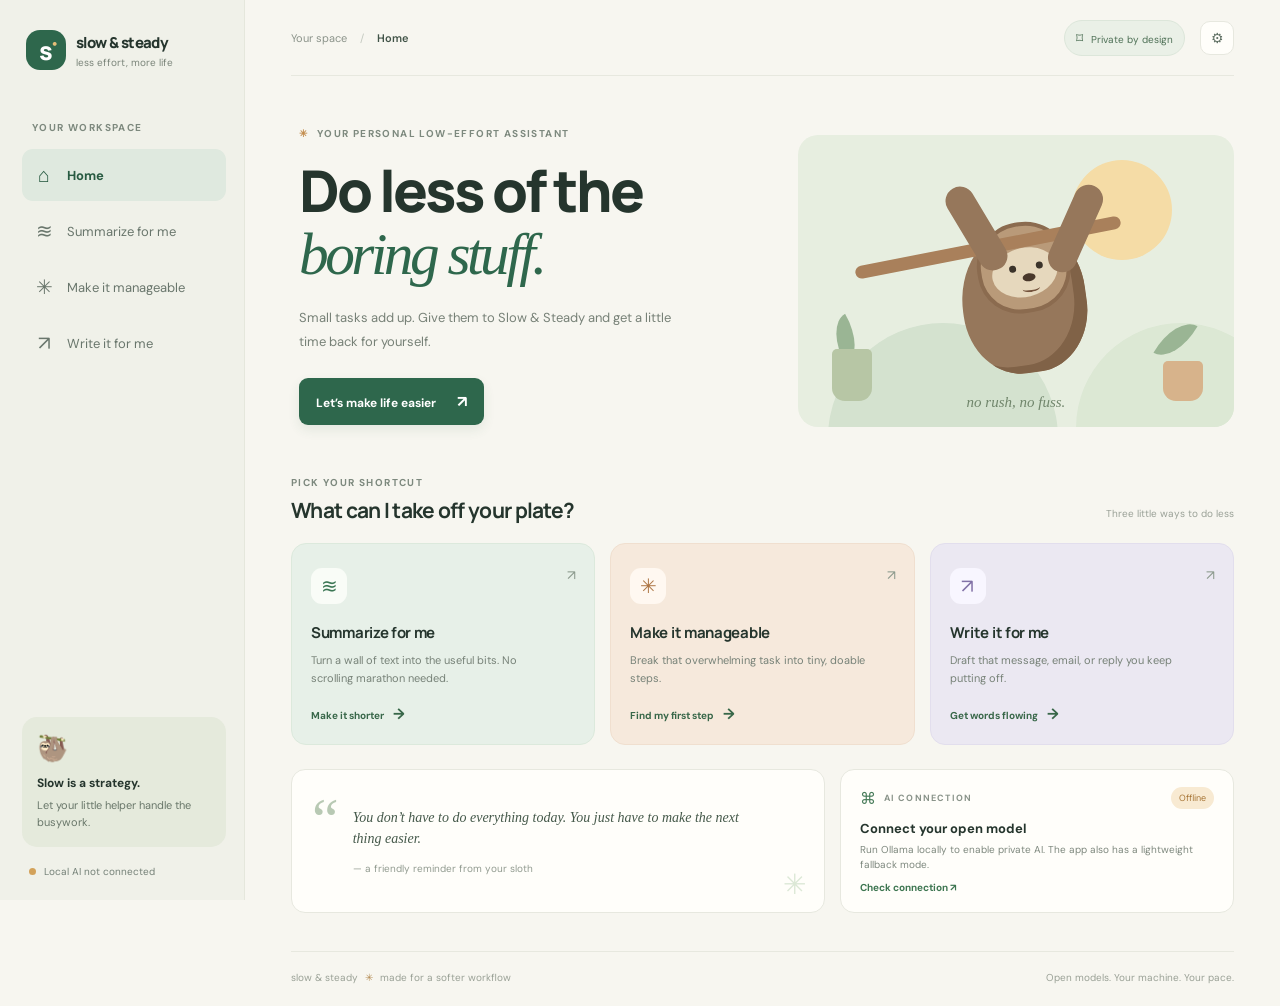
<file: index.html>
<!DOCTYPE html>
<html lang="en">
<head>
  <meta charset="UTF-8" />
  <meta name="viewport" content="width=device-width, initial-scale=1.0" />
  <meta name="theme-color" content="#f4f1e8" />
  <title>Slow & Steady — Your little AI helper</title>
  <link rel="preconnect" href="https://fonts.googleapis.com">
  <link href="https://fonts.googleapis.com/css2?family=DM+Sans:wght@400;500;600;700&family=Manrope:wght@400;500;600;700;800&display=swap" rel="stylesheet">
  <link rel="stylesheet" href="style.css" />
</head>
<body>
  <div class="app-shell">
    <aside class="sidebar">
      <a class="brand" href="#" aria-label="Slow and Steady home">
        <span class="brand-mark">s<span>•</span></span>
        <span><strong>slow & steady</strong><small>less effort, more life</small></span>
      </a>
      <div class="side-label">YOUR WORKSPACE</div>
      <button class="nav-item active" data-view="home"><span>⌂</span> Home</button>
      <button class="nav-item" data-view="summarize"><span>≋</span> Summarize for me</button>
      <button class="nav-item" data-view="plan"><span>✳</span> Make it manageable</button>
      <button class="nav-item" data-view="write"><span>↗</span> Write it for me</button>
      <div class="sidebar-bottom">
        <div class="sloth-card"><div class="sloth-emoji">🦥</div><strong>Slow is a strategy.</strong><p>Let your little helper handle the busywork.</p></div>
        <div class="local-status"><span class="status-dot"></span><span id="sidebarStatus">Checking local AI…</span></div>
      </div>
    </aside>

    <main class="main">
      <header class="topbar">
        <div class="breadcrumb">Your space <span>/</span> <b id="crumb">Home</b></div>
        <div class="top-actions"><span class="privacy-pill"><span>⌑</span> Private by design</span><button id="settingsBtn" class="icon-button" title="Settings" aria-label="Settings">⚙</button></div>
      </header>

      <section id="homeView" class="view active">
        <div class="hero">
          <div class="hero-copy">
            <div class="eyebrow"><span class="sparkle">✳</span> YOUR PERSONAL LOW-EFFORT ASSISTANT</div>
            <h1>Do less of the<br><em>boring stuff.</em></h1>
            <p>Small tasks add up. Give them to Slow & Steady and get a little time back for yourself.</p>
            <button class="primary-button" data-go="summarize">Let’s make life easier <span>↗</span></button>
          </div>
          <div class="hero-art" aria-label="Illustration of a relaxed sloth">
            <div class="sun"></div><div class="leaf leaf-one"></div><div class="leaf leaf-two"></div>
            <div class="plant pot-left"></div><div class="plant pot-right"></div>
            <div class="sloth-illustration"><div class="branch"></div><div class="arm arm-left"></div><div class="arm arm-right"></div><div class="sloth-body"></div><div class="sloth-face"><div class="eye eye-left"></div><div class="eye eye-right"></div><div class="mask"></div><div class="nose"></div><div class="smile"></div></div></div>
            <div class="art-caption">no rush, no fuss.</div>
          </div>
        </div>

        <div class="section-heading"><div><span class="eyebrow">PICK YOUR SHORTCUT</span><h2>What can I take off your plate?</h2></div><span class="tiny-note">Three little ways to do less</span></div>
        <div class="tool-grid">
          <button class="tool-card card-mint" data-go="summarize"><span class="tool-icon">≋</span><span class="card-arrow">↗</span><h3>Summarize for me</h3><p>Turn a wall of text into the useful bits. No scrolling marathon needed.</p><span class="card-link">Make it shorter <b>→</b></span></button>
          <button class="tool-card card-peach" data-go="plan"><span class="tool-icon">✳</span><span class="card-arrow">↗</span><h3>Make it manageable</h3><p>Break that overwhelming task into tiny, doable steps.</p><span class="card-link">Find my first step <b>→</b></span></button>
          <button class="tool-card card-lilac" data-go="write"><span class="tool-icon">↗</span><span class="card-arrow">↗</span><h3>Write it for me</h3><p>Draft that message, email, or reply you keep putting off.</p><span class="card-link">Get words flowing <b>→</b></span></button>
        </div>

        <div class="bottom-row">
          <div class="quote-card"><span class="quote-mark">“</span><div><p>You don’t have to do everything today. You just have to make the next thing easier.</p><small>— a friendly reminder from your sloth</small></div><span class="quote-leaf">✳</span></div>
          <div class="connection-card"><div class="connection-top"><span class="connection-icon">⌘</span><span class="connection-label">AI CONNECTION</span><span id="statusBadge" class="badge">Checking…</span></div><h3 id="connectionTitle">Checking your local model</h3><p id="connectionText">Slow & Steady can use Ollama and an open-weight model on your own computer.</p><button id="retryBtn" class="text-button">Check connection ↗</button></div>
        </div>
      </section>

      <section id="summarizeView" class="view work-view">
        <button class="back-link" data-go="home">← Back home</button>
        <div class="work-heading"><span class="eyebrow">SHORTCUT 01 · SUMMARIZE</span><h1>Give me the <em>gist.</em></h1><p>Paste the long thing. Get the useful thing. Your eyes deserve a break.</p></div>
        <div class="workspace-card">
          <label for="summaryInput">WHAT SHOULD I SUMMARIZE?</label>
          <textarea id="summaryInput" placeholder="Paste an article, class notes, a long message, meeting notes…"></textarea>
          <div class="workspace-footer"><span><span class="privacy-mini">⌑</span> Text stays on your device when using local AI</span><button id="summarizeBtn" class="primary-button">Summarize it <span>✳</span></button></div>
        </div>
        <div id="summaryResult" class="result-card hidden"><div class="result-title"><span>✳</span><div><b>Your short version</b><small>Less reading, more breathing.</small></div><button class="copy-button" data-copy="summaryOutput">Copy</button></div><div id="summaryOutput" class="result-content"></div></div>
      </section>

      <section id="planView" class="view work-view">
        <button class="back-link" data-go="home">← Back home</button>
        <div class="work-heading"><span class="eyebrow">SHORTCUT 02 · BREAK IT DOWN</span><h1>One tiny step <em>at a time.</em></h1><p>Tell me what you’ve been putting off. We’ll make it feel less huge.</p></div>
        <div class="workspace-card">
          <label for="planInput">WHAT'S THE TASK?</label>
          <textarea id="planInput" class="short-textarea" placeholder="e.g. Prepare a presentation, clean up my downloads folder, study for a test…"></textarea>
          <div class="option-row"><label for="energySelect">MY ENERGY LEVEL</label><select id="energySelect"><option value="low">Low — please keep it easy</option><option value="medium">Medium — I can focus a little</option><option value="high">High — let's make progress</option></select></div>
          <div class="workspace-footer"><span>We’ll start with the smallest useful action.</span><button id="planBtn" class="primary-button">Make a gentle plan <span>✳</span></button></div>
        </div>
        <div id="planResult" class="result-card hidden"><div class="result-title"><span>✳</span><div><b>Your gentle plan</b><small>Small steps still count.</small></div><button class="copy-button" data-copy="planOutput">Copy</button></div><div id="planOutput" class="result-content checklist-output"></div></div>
      </section>

      <section id="writeView" class="view work-view">
        <button class="back-link" data-go="home">← Back home</button>
        <div class="work-heading"><span class="eyebrow">SHORTCUT 03 · FIND THE WORDS</span><h1>Let me <em>word that.</em></h1><p>Get a first draft without staring at a blinking cursor.</p></div>
        <div class="workspace-card">
          <label for="writeInput">WHAT DO YOU NEED TO SAY?</label>
          <textarea id="writeInput" placeholder="Tell me who it's for and what you want to communicate…"></textarea>
          <div class="option-row"><label for="toneSelect">THE VIBE</label><select id="toneSelect"><option value="friendly and natural">Friendly & natural</option><option value="professional and concise">Professional & concise</option><option value="warm and thoughtful">Warm & thoughtful</option><option value="casual and direct">Casual & direct</option></select></div>
          <div class="workspace-footer"><span>It's a draft, so make it yours.</span><button id="writeBtn" class="primary-button">Draft it for me <span>↗</span></button></div>
        </div>
        <div id="writeResult" class="result-card hidden"><div class="result-title"><span>✳</span><div><b>Your first draft</b><small>Edit freely before you send.</small></div><button class="copy-button" data-copy="writeOutput">Copy</button></div><div id="writeOutput" class="result-content"></div></div>
      </section>

      <div id="settingsModal" class="modal hidden" role="dialog" aria-modal="true" aria-labelledby="settingsTitle">
        <div class="modal-panel"><button id="closeSettings" class="modal-close" aria-label="Close settings">×</button><span class="eyebrow">A LITTLE TWEAKING</span><h2 id="settingsTitle">Your local AI settings</h2><p>Connect to Ollama running on your computer. No API key needed.</p><label for="ollamaUrl">OLLAMA ADDRESS</label><input id="ollamaUrl" value="http://localhost:11434" />
          <label for="modelName">MODEL NAME</label><input id="modelName" value="qwen2.5:3b" />
          <div class="modal-note"><b>Need the model?</b><code>ollama pull qwen2.5:3b</code><br><small>Then run <code>ollama serve</code> if Ollama isn't already running.</small></div>
          <button id="saveSettings" class="primary-button full-button">Save & test connection <span>↗</span></button>
          <p class="fine-print">Your settings are saved in this browser only. This demo sends prompts to your local Ollama service.</p>
        </div>
      </div>
      <div id="toast" class="toast" role="status"></div>
      <footer class="footer"><span>slow & steady <span class="footer-dot">✳</span> made for a softer workflow</span><span>Open models. Your machine. Your pace.</span></footer>
    </main>
  </div>
  <script src="script.js"></script>
</body>
</html>
</file>
<file: style.css>
@import url('https://fonts.googleapis.com/css2?family=DM+Sans:wght@400;500;600;700&family=Manrope:wght@400;500;600;700;800&display=swap');
:root{--ink:#25352d;--muted:#758078;--cream:#f7f6f0;--green:#2e674c;--mint:#e4f0e7;--line:#e7e8df;--white:#fffefa;--serif:Georgia,'Times New Roman',serif}
*{box-sizing:border-box}body{margin:0;background:var(--cream);color:var(--ink);font-family:'DM Sans',sans-serif;font-size:14px}button,input,textarea,select{font:inherit}button{cursor:pointer}.app-shell{min-height:100vh;display:flex}.sidebar{width:245px;flex-shrink:0;padding:30px 18px 22px 22px;background:#f0f1e9;border-right:1px solid #e5e7dc;display:flex;flex-direction:column;position:fixed;inset:0 auto 0 0;z-index:3}.brand{display:flex;align-items:center;gap:10px;text-decoration:none;color:var(--ink);margin:0 0 51px 4px}.brand-mark{width:40px;height:40px;background:var(--green);border-radius:14px;color:white;display:grid;place-items:center;font:800 25px Manrope;position:relative}.brand-mark span{color:#e6bd78;font-size:13px;position:absolute;right:7px;top:4px}.brand strong{display:block;font:800 15px Manrope;letter-spacing:-.6px}.brand small{display:block;font-size:10px;color:#7b857a;margin-top:3px}.side-label,.eyebrow{font-size:10px;font-weight:700;letter-spacing:1.4px;color:#7d897e}.side-label{margin:0 0 13px 10px}.nav-item{border:0;background:transparent;text-align:left;padding:13px 12px;border-radius:11px;color:#69766c;display:flex;align-items:center;gap:13px;margin:2px 0;font-size:13px}.nav-item span{font-size:20px;width:20px;text-align:center}.nav-item:hover,.nav-item.active{background:#dfe9df;color:#285b42;font-weight:700}.sidebar-bottom{margin-top:auto}.sloth-card{background:#e5eadc;border-radius:15px;padding:15px;margin-bottom:18px}.sloth-emoji{font-size:25px;margin-bottom:8px}.sloth-card strong{font-size:12px}.sloth-card p{font-size:11px;line-height:1.6;color:#69776a;margin:6px 0 0}.local-status{display:flex;gap:8px;align-items:center;font-size:10px;color:#748077;padding:0 7px}.status-dot{width:7px;height:7px;background:#d3a25a;border-radius:50%}.status-dot.online{background:#4d9a69}.main{margin-left:245px;width:calc(100% - 245px);padding:0 46px;max-width:1600px}.topbar{height:76px;display:flex;align-items:center;justify-content:space-between;border-bottom:1px solid var(--line)}.breadcrumb{color:#8b938a;font-size:11px}.breadcrumb span{padding:0 10px;color:#c4c9c0}.breadcrumb b{color:#425448;font-weight:600}.top-actions{display:flex;align-items:center;gap:15px}.privacy-pill{background:#eaf0e7;border:1px solid #dce6da;color:#4e7056;padding:8px 11px;border-radius:20px;font-size:10px}.privacy-pill span{font-size:14px;margin-right:5px}.icon-button{border:1px solid var(--line);border-radius:10px;background:#fffefa;color:#607064;width:34px;height:34px}.view{display:none}.view.active{display:block}.hero{display:grid;grid-template-columns:1.05fr .95fr;gap:25px;padding:51px 0 41px;align-items:center}.hero-copy{padding:0 0 10px 8px}.eyebrow{display:block}.sparkle{color:#c38d4e;margin-right:5px}.hero h1,.work-heading h1{font:800 clamp(42px,4.5vw,62px)/1.05 Manrope,sans-serif;letter-spacing:-3px;margin:20px 0 17px}.hero h1 em,.work-heading h1 em{font:italic 500 1.03em var(--serif);color:var(--green);letter-spacing:-3.5px}.hero-copy>p,.work-heading>p{color:#778177;max-width:390px;line-height:1.8;font-size:13px;margin-bottom:25px}.primary-button{border:0;background:var(--green);color:white;padding:13px 17px;border-radius:9px;font-weight:700;font-size:12px;box-shadow:0 5px 12px #2e674c19;transition:transform .2s,background .2s}.primary-button:hover{background:#24543c;transform:translateY(-1px)}.primary-button span{margin-left:18px;font-size:16px}.hero-art{height:292px;border-radius:20px;background:#e7eee0;position:relative;overflow:hidden}.sun{position:absolute;width:100px;height:100px;border-radius:50%;background:#f5dca6;right:62px;top:25px}.hero-art:before{content:"";position:absolute;width:230px;height:230px;background:#d4e2cf;border-radius:50%;left:30px;bottom:-126px}.hero-art:after{content:"";position:absolute;width:210px;height:210px;background:#dce8d4;border-radius:50%;right:-52px;bottom:-106px}.branch{position:absolute;width:270px;height:13px;background:#a9805b;transform:rotate(-11deg);top:106px;left:55px;border-radius:20px;z-index:2}.sloth-illustration{position:absolute;inset:0;z-index:3}.sloth-body{position:absolute;width:124px;height:147px;background:#96775b;border-radius:54% 48% 45% 45%;left:calc(50% - 54px);top:91px;transform:rotate(-8deg);box-shadow:inset -12px -8px #806247}.sloth-face{position:absolute;width:93px;height:91px;background:#b99a79;border-radius:48% 48% 46% 46%;left:calc(50% - 39px);top:87px;transform:rotate(-9deg);border:4px solid #8b6b4f}.mask{position:absolute;width:66px;height:49px;background:#e6d8bd;border-radius:50%;left:10px;top:22px;transform:rotate(-5deg)}.eye{position:absolute;width:7px;height:7px;border-radius:50%;background:#3b332a;z-index:2;top:38px}.eye-left{left:28px}.eye-right{left:55px}.nose{position:absolute;z-index:3;top:48px;left:40px;width:13px;height:8px;border-radius:50%;background:#49382b}.smile{position:absolute;width:18px;height:8px;border-bottom:2px solid #74533c;border-radius:50%;top:59px;left:38px;z-index:3}.arm{position:absolute;width:29px;height:93px;background:#96775b;border-radius:22px;z-index:4;top:47px}.arm-left{left:calc(50% - 54px);transform:rotate(-31deg)}.arm-right{left:calc(50% + 45px);transform:rotate(24deg)}.plant{position:absolute;bottom:26px;width:40px;height:52px;background:#b7c6a5;border-radius:5px 5px 13px 13px;z-index:4}.pot-left{left:34px}.pot-right{right:31px;height:40px;background:#d7b38b}.leaf{position:absolute;width:25px;height:45px;background:#9ab594;border-radius:100% 0 100% 0;z-index:2}.leaf-one{left:35px;bottom:65px;transform:rotate(-30deg)}.leaf-two{right:46px;bottom:65px;transform:rotate(30deg)}.art-caption{position:absolute;z-index:5;bottom:16px;left:0;right:0;text-align:center;font:italic 15px var(--serif);color:#71866c}.section-heading{display:flex;justify-content:space-between;align-items:end;margin-bottom:19px}.section-heading h2{font:700 21px Manrope;letter-spacing:-.7px;margin:7px 0 0}.tiny-note{font-size:10px;color:#9aa197;padding-bottom:4px}.tool-grid{display:grid;grid-template-columns:repeat(3,1fr);gap:15px}.tool-card{position:relative;text-align:left;border:1px solid transparent;border-radius:15px;padding:20px 19px 17px;min-height:202px;color:var(--ink);transition:transform .2s,box-shadow .2s}.tool-card:hover{transform:translateY(-3px);box-shadow:0 10px 22px #25352d0c}.card-mint{background:#e7f0e8;border-color:#dce9dc}.card-peach{background:#f6e9dc;border-color:#f0dfcf}.card-lilac{background:#ebe8f2;border-color:#e2deed}.tool-icon{width:36px;height:36px;border-radius:11px;background:#f9fcf7;display:grid;place-items:center;font-size:20px;color:#3b7654}.card-peach .tool-icon{color:#ad7544;background:#fff8f1}.card-lilac .tool-icon{color:#8171a6;background:#f8f6ff}.card-arrow{position:absolute;right:18px;top:22px;color:#8b998c}.tool-card h3{font:700 15px Manrope;margin:18px 0 8px;letter-spacing:-.3px}.tool-card p{font-size:11px;line-height:1.65;color:#778278;margin:0;max-width:250px}.card-link{display:block;font-size:10px;font-weight:700;margin-top:17px;color:#386749}.card-link b{font-size:15px;margin-left:7px}.bottom-row{display:grid;grid-template-columns:1.15fr .85fr;gap:15px;margin-top:24px;margin-bottom:38px}.quote-card,.connection-card{border:1px solid var(--line);background:#fffefa;border-radius:14px;min-height:118px;padding:19px 20px;display:flex;align-items:center;gap:14px;position:relative;overflow:hidden}.quote-mark{font:60px Georgia;color:#b8c9b3;align-self:flex-start;line-height:1}.quote-card p{font:italic 14px/1.55 var(--serif);margin:0 0 8px;color:#45594a;max-width:400px}.quote-card small{font-size:10px;color:#929b90}.quote-leaf{position:absolute;right:18px;bottom:9px;font-size:28px;color:#dce8d6}.connection-card{display:block;padding:17px 19px}.connection-top{display:flex;align-items:center;gap:8px}.connection-icon{color:#477b59;font-size:16px}.connection-label{font-size:9px;letter-spacing:1.2px;font-weight:700;color:#899389}.badge{margin-left:auto;font-size:9px;border-radius:20px;background:#f8ead2;color:#a77535;padding:5px 8px}.badge.online{background:#e2f1e5;color:#3c8050}.connection-card h3{font-size:13px;margin:11px 0 5px}.connection-card p{font-size:10px;line-height:1.5;color:#7e887e;margin:0}.text-button{border:0;background:transparent;padding:9px 0 0;color:#3e7651;font-size:10px;font-weight:700}.footer{border-top:1px solid var(--line);padding:19px 0 22px;display:flex;justify-content:space-between;color:#9aa196;font-size:10px}.footer-dot{color:#b58d55;margin:0 4px}.work-view{max-width:850px;margin:0 auto;padding:34px 0 55px}.back-link{border:0;background:transparent;color:#758276;font-size:11px;padding:0;margin-bottom:28px}.work-heading h1{font-size:48px;margin:14px 0 11px}.work-heading>p{margin:0 0 24px;max-width:600px}.workspace-card,.result-card{background:#fffefa;border:1px solid var(--line);border-radius:16px;padding:23px;margin-bottom:17px}.workspace-card>label,.modal-panel>label,.option-row label{display:block;color:#7e897e;font-size:9px;font-weight:700;letter-spacing:1.15px;margin-bottom:11px}.workspace-card textarea{display:block;width:100%;min-height:175px;resize:vertical;border:1px solid #e6e8df;border-radius:10px;padding:15px;color:var(--ink);background:#fbfbf7;outline:none;line-height:1.7;font-size:12px}.workspace-card textarea:focus,.modal-panel input:focus{border-color:#98b89e;box-shadow:0 0 0 3px #e7f1e7}.workspace-card textarea::placeholder{color:#a3aaa1}.workspace-card .short-textarea{min-height:105px}.workspace-footer{display:flex;align-items:center;justify-content:space-between;gap:15px;margin-top:17px;color:#929a91;font-size:10px}.privacy-mini{font-size:14px;margin-right:5px;color:#598165}.option-row{display:flex;align-items:center;justify-content:space-between;margin-top:17px;gap:15px}.option-row label{margin:0}.option-row select{border:1px solid #e3e6dc;background:#fbfbf7;border-radius:8px;padding:9px 12px;color:#58675b;font-size:11px;max-width:270px}.result-card{animation:rise .3s ease}.hidden{display:none!important}.result-title{display:flex;align-items:center;gap:11px;padding-bottom:16px;border-bottom:1px solid #edf0e8}.result-title>span{width:34px;height:34px;border-radius:10px;background:#e6f0e6;color:#447a53;display:grid;place-items:center;font-size:18px}.result-title b{display:block;font:700 13px Manrope}.result-title small{display:block;color:#929b91;font-size:10px;margin-top:4px}.copy-button{margin-left:auto;background:#f1f4ed;border:1px solid #e4e9df;border-radius:8px;padding:8px 12px;color:#52725a;font-size:10px;font-weight:700}.result-content{padding:17px 2px 2px;color:#536257;font-size:12px;line-height:1.85;white-space:pre-wrap;overflow-wrap:anywhere}.checklist-output .task-line{display:flex;gap:10px;align-items:flex-start;padding:9px 0;border-bottom:1px solid #f0f1eb}.task-line:last-child{border:0}.task-line input{margin-top:4px;accent-color:#39704d}.task-line:has(input:checked) span{text-decoration:line-through;color:#9ca59a}.modal{position:fixed;inset:0;background:#24352d6b;display:grid;place-items:center;padding:20px;z-index:10}.modal-panel{width:min(100%,430px);background:#fffefa;border-radius:18px;padding:28px;position:relative;box-shadow:0 20px 70px #1a2b1e33}.modal-close{position:absolute;right:17px;top:14px;border:0;background:transparent;font-size:25px;color:#718075}.modal-panel h2{font:800 24px Manrope;letter-spacing:-1px;margin:12px 0}.modal-panel>p{color:#788479;font-size:12px;line-height:1.7}.modal-panel>label{margin:19px 0 8px}.modal-panel input{width:100%;padding:11px;border:1px solid #e1e5da;border-radius:8px;background:#fbfbf7;outline:none;color:#45574a;font-size:12px}.modal-note{background:#edf3e9;border-radius:10px;padding:13px;margin:18px 0;color:#657763;font-size:11px;line-height:1.9}.modal-note code{display:inline-block;background:#fffefa;padding:3px 6px;border-radius:4px;color:#315c3e;font-size:10px}.full-button{width:100%}.fine-print{font-size:10px!important;color:#9ba298!important;margin-bottom:0}.toast{position:fixed;bottom:25px;right:25px;z-index:20;background:#263d2f;color:#fff;padding:12px 17px;border-radius:10px;box-shadow:0 8px 24px #17291e25;font-size:12px;opacity:0;transform:translateY(10px);pointer-events:none;transition:.25s}.toast.show{opacity:1;transform:translateY(0)}@keyframes rise{from{opacity:0;transform:translateY(8px)}to{opacity:1;transform:translateY(0)}}@media(max-width:1100px){.main{padding:0 28px}.sidebar{width:220px}.main{margin-left:220px;width:calc(100% - 220px)}.hero{grid-template-columns:1fr 1fr}.hero h1{font-size:48px}.tool-card{padding:17px}.tool-card h3{font-size:13px}}@media(max-width:800px){.sidebar{width:67px;padding:20px 9px}.brand{margin:0 auto 38px}.brand>span:last-child,.side-label,.nav-item:not(.active),.nav-item.active{font-size:0}.brand-mark{width:42px;height:42px}.nav-item{justify-content:center;padding:13px 0}.nav-item span{font-size:20px}.sloth-card,.local-status{display:none}.main{margin-left:67px;width:calc(100% - 67px);padding:0 20px}.hero{grid-template-columns:1fr;padding-top:35px}.hero-art{height:260px;grid-row:1}.hero-copy{padding:0}.hero h1{font-size:50px;margin-top:14px}.tool-grid{grid-template-columns:1fr}.tool-card{min-height:170px}.bottom-row{grid-template-columns:1fr}.section-heading{align-items:start;gap:10px;flex-direction:column}.tiny-note{display:none}.topbar{height:64px}.privacy-pill{display:none}.footer{gap:15px;line-height:1.6}.work-heading h1{font-size:39px}.workspace-card{padding:16px}.workspace-footer{align-items:flex-start;flex-direction:column}.workspace-footer .primary-button{width:100%}.option-row{align-items:flex-start;flex-direction:column}.option-row select{max-width:none;width:100%}}@media(max-width:420px){.main{padding:0 14px}.hero-art{height:225px}.hero h1{font-size:43px}.footer{flex-direction:column}.work-heading h1{font-size:34px}.top-actions{gap:7px}}
</file>
